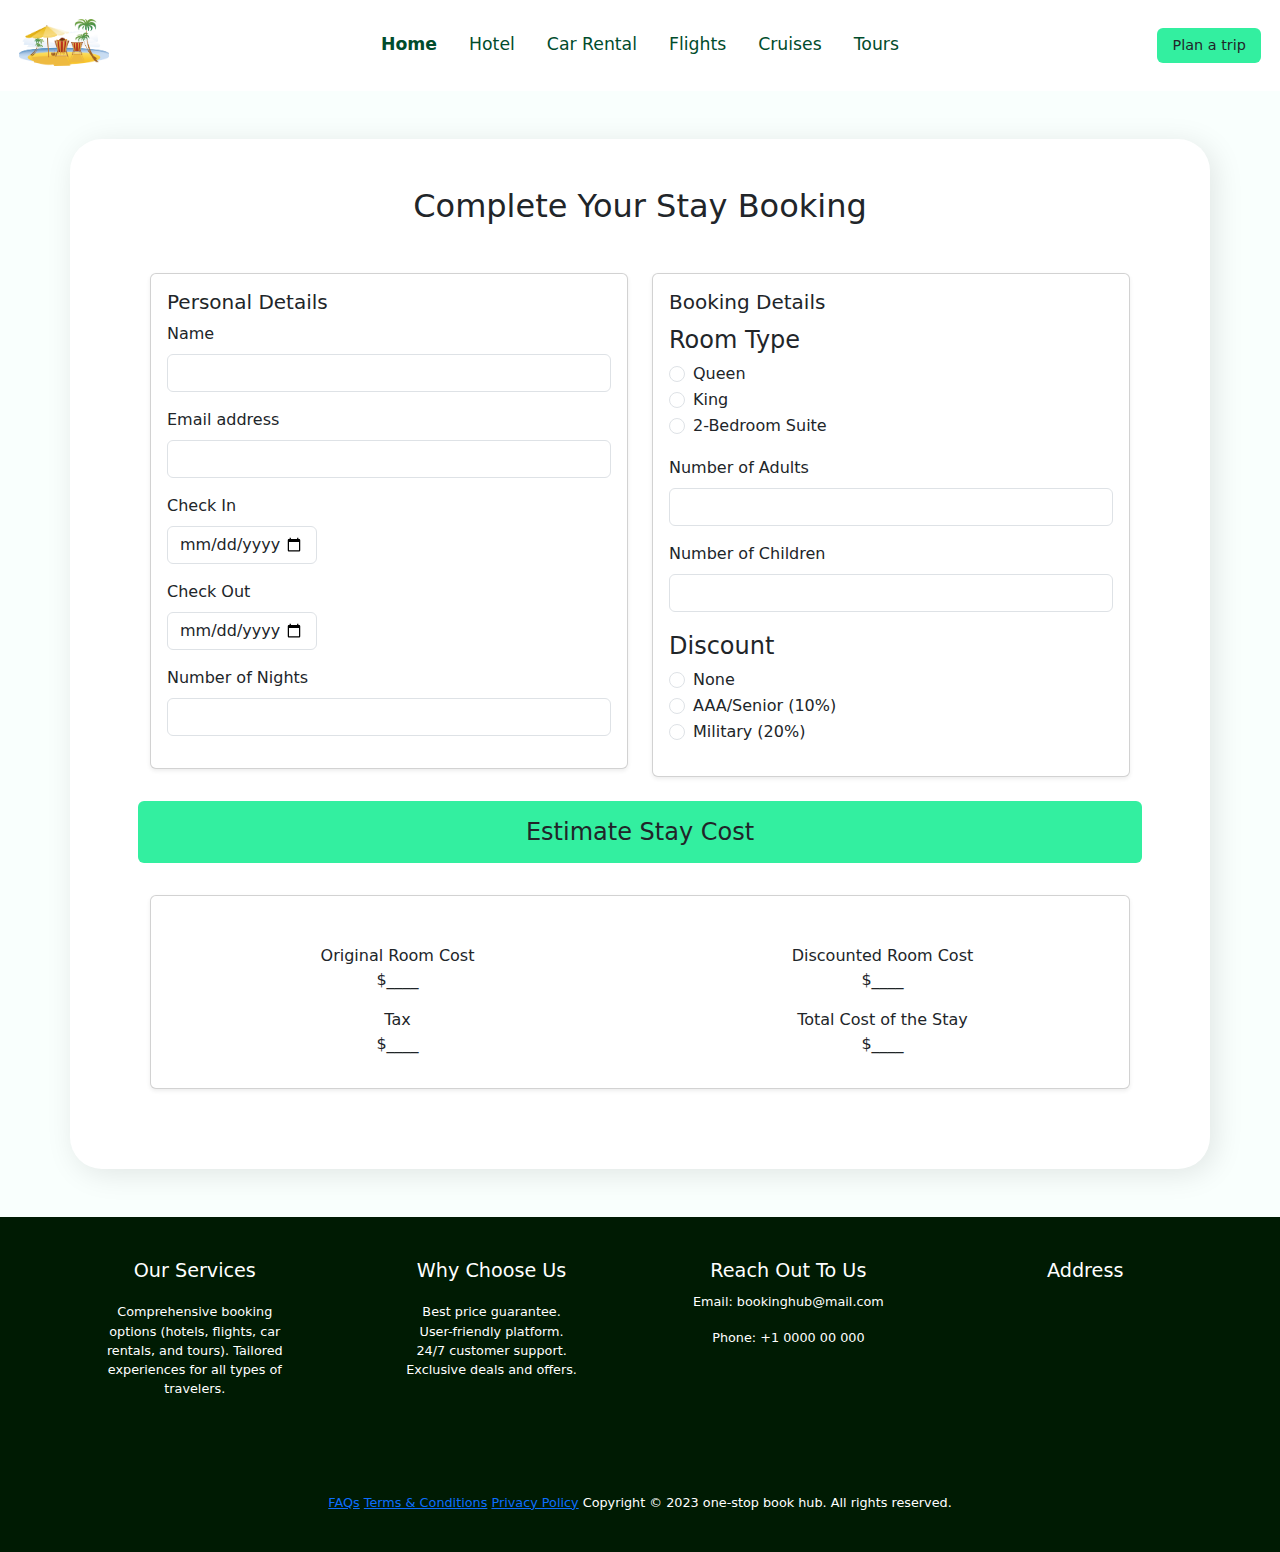
<file: booking.html>
<!doctype html>
<html lang="en">
  <head>
    <meta charset="UTF-8" />
    <meta name="viewport" content="width=device-width, initial-scale=1.0" />
    <title>Booking Hub</title>
    <link
      href="https://cdn.jsdelivr.net/npm/bootstrap@5.3.3/dist/css/bootstrap.min.css"
      rel="stylesheet"
      integrity="sha384-QWTKZyjpPEjISv5WaRU9OFeRpok6YctnYmDr5pNlyT2bRjXh0JMhjY6hW+ALEwIH"
      crossorigin="anonymous"
    />
    <link rel="stylesheet" href="css/style.css" />
  </head>
  <body>
    <header
      class="d-flex align-items-center justify-content-center justify-content-md-between"
    >
      <div class="col-md-3 mb-2 mb-md-0">
        <a
          href="/"
          class="d-inline-flex link-body-emphasis text-decoration-none"
        >
          <img src="images/logo1.png" class="bi" width="90" alt="logo" />
        </a>
      </div>
      <ul class="nav col-12 col-md-auto mb-3 justify-content-center mb-md-0">
        <li>
          <a href="index.html" class="nav-link px-3 navText"><b>Home</b></a>
        </li>
        <li><a href="hotel.html" class="nav-link px-3 navText">Hotel</a></li>
        <li>
          <a href="car-rental.html" class="nav-link px-3 navText">Car Rental</a>
        </li>
        <li><a href="#" class="nav-link px-3 navText">Flights</a></li>
        <li><a href="#" class="nav-link px-3 navText">Cruises</a></li>
        <li><a href="#" class="nav-link px-3 navText">Tours</a></li>
      </ul>

      <div class="col-md-3 text-end">
        <a href="booking.html" type="button" class="btn btnCustom"
          >Plan a trip</a
        >
      </div>
    </header>
    <main class="hotelM">
      <div class="container boxShadow">
        <h2 class="text-center mb-5">Complete Your Stay Booking</h2>
        <div class="row">
          <div class="col-lg-6 mb-4">
            <div class="card shadow-sm">
              <div class="card-body">
                <h5 class="card-title">Personal Details</h5>
                <form>
                  <div class="mb-3">
                    <label for="nameInput" class="form-label">Name</label>
                    <input
                      type="text"
                      class="form-control"
                      id="nameInput"
                      required
                    />
                  </div>
                  <div class="mb-3">
                    <label for="emailInput" class="form-label"
                      >Email address</label
                    >
                    <input
                      type="email"
                      class="form-control"
                      id="emailInput"
                      required
                    />
                  </div>
                  <div class="mb-3">
                    <label for="checkInDate" class="form-label">Check In</label>
                    <input
                      type="date"
                      class="form-control"
                      id="checkInDate"
                      required
                    />
                  </div>
                  <div class="mb-3">
                    <label for="checkOutDate" class="form-label"
                      >Check Out</label
                    >
                    <input
                      type="date"
                      class="form-control"
                      id="checkOutDate"
                      required
                    />
                  </div>
                  <div class="mb-3">
                    <label for="numberOfNights" class="form-label"
                      >Number of Nights</label
                    >
                    <input
                      type="number"
                      class="form-control"
                      id="numberOfNights"
                      min="1"
                      max="28"
                      required
                    />
                  </div>
                </form>
              </div>
            </div>
          </div>
          <div class="col-lg-6 mb-4">
            <div class="card shadow-sm">
              <div class="card-body">
                <h5 class="card-title">Booking Details</h5>
                <form>
                  <fieldset class="mb-3">
                    <legend class="mb-1">Room Type</legend>
                    <div class="form-check">
                      <input
                        class="form-check-input"
                        type="radio"
                        name="roomType"
                        id="queenRadio"
                      />
                      <label class="form-check-label" for="queenRadio"
                        >Queen</label
                      >
                    </div>
                    <div class="form-check">
                      <input
                        class="form-check-input"
                        type="radio"
                        name="roomType"
                        id="kingRadio"
                      />
                      <label class="form-check-label" for="kingRadio"
                        >King</label
                      >
                    </div>
                    <div class="form-check">
                      <input
                        class="form-check-input"
                        type="radio"
                        name="roomType"
                        id="suiteRadio"
                      />
                      <label class="form-check-label" for="suiteRadio"
                        >2-Bedroom Suite</label
                      >
                    </div>
                  </fieldset>
                  <div class="mb-3">
                    <label for="numberOfAdults" class="form-label"
                      >Number of Adults</label
                    >
                    <input
                      type="number"
                      class="form-control"
                      id="numberOfAdults"
                      min="1"
                      max="4"
                    />
                  </div>
                  <div class="mb-3">
                    <label for="numberOfChildren" class="form-label"
                      >Number of Children</label
                    >
                    <input
                      type="number"
                      class="form-control"
                      id="numberOfChildren"
                      min="0"
                      max="4"
                      required
                    />
                  </div>
                  <div class="mb-3">
                    <legend class="mb-1">Discount</legend>
                    <div class="form-check">
                      <input
                        class="form-check-input"
                        type="radio"
                        name="discount"
                        id="noneDiscountRadio"
                      />
                      <label class="form-check-label" for="noneDiscountRadio"
                        >None</label
                      >
                    </div>
                    <div class="form-check">
                      <input
                        class="form-check-input"
                        type="radio"
                        name="discount"
                        id="seniorDiscountRadio"
                      />
                      <label class="form-check-label" for="seniorDiscountRadio"
                        >AAA/Senior (10%)</label
                      >
                    </div>
                    <div class="form-check">
                      <input
                        class="form-check-input"
                        type="radio"
                        name="discount"
                        id="militaryDiscountRadio"
                      />
                      <label
                        class="form-check-label"
                        for="militaryDiscountRadio"
                        >Military (20%)</label
                      >
                    </div>
                  </div>
                </form>
              </div>
            </div>
          </div>
          <button type="button" id="bookSubmitBtn" class="btn btnCustom2">
            Estimate Stay Cost
          </button>
        </div>
        <div class="row">
          <div class="col-lg-12">
            <div class="card shadow-sm">
              <div class="card-body">
                <div class="row text-center">
                  <div class="col-6">
                    <label>Original Room Cost</label>
                    <p id="originalRoomCost">$____</p>
                  </div>
                  <div class="col-6">
                    <label>Discounted Room Cost</label>
                    <p id="discountedRoomCost">$____</p>
                  </div>
                  <div class="col-6">
                    <label>Tax</label>
                    <p id="taxAmount">$____</p>
                  </div>
                  <div class="col-6">
                    <label>Total Cost of the Stay</label>
                    <p id="totalCost">$____</p>
                  </div>
                </div>
                <div class="d-grid gap-2 col-6 mx-auto"></div>
              </div>
            </div>
          </div>
        </div>
      </div>
    </main>
    <footer class="footer">
      <div class="footerContainer">
        <div class="footerCol">
          <h3 class="footerTitle">Our Services</h3>
          <p class="footerText">
            Comprehensive booking options (hotels, flights, car rentals, and
            tours). Tailored experiences for all types of travelers.
          </p>
        </div>
        <div class="footerCol">
          <h3 class="footerTitle">Why Choose Us</h3>
          <p class="footerText">
            Best price guarantee. <br />
            User-friendly platform. <br />
            24/7 customer support. <br />
            Exclusive deals and offers.
          </p>
        </div>
        <div class="footerCol">
          <h4>Reach Out To Us</h4>
          <p><span>Email:</span> bookinghub@mail.com</p>
          <p><span>Phone:</span> +1 0000 00 000</p>
        </div>
        <div class="footerCol">
          <h4>Address</h4>
          <div class="mapOuter">
            <div class="google-map">
              <iframe
                src="https://www.google.com/maps/embed?pb=!1m18!1m12!1m3!1d5879.092213333417!2d-73.98812288866775!3d40.75797873468062!2m3!1f0!2f0!3f0!3m2!1i1024!2i768!4f13.1!3m3!1m2!1s0x89c25855c6480299%3A0x55194ec5a1ae072e!2sTimes%20Square!5e1!3m2!1sen!2sus!4v1715399397093!5m2!1sen!2sus"
                width="200"
                style="border: 0"
                allowfullscreen=""
                loading="lazy"
                referrerpolicy="no-referrer-when-downgrade"
              ></iframe>
            </div>
          </div>
        </div>
      </div>
      <div class="footerBar">
        <a href="#" class="footerLink">FAQs</a>
        <a href="#" class="footerLink">Terms & Conditions</a>
        <a href="#" class="footerLink">Privacy Policy</a>
        Copyright © 2023 one-stop book hub. All rights reserved.
      </div>
    </footer>
    <script src="scripts/booking.js"></script>
  </body>
</html>
</file>
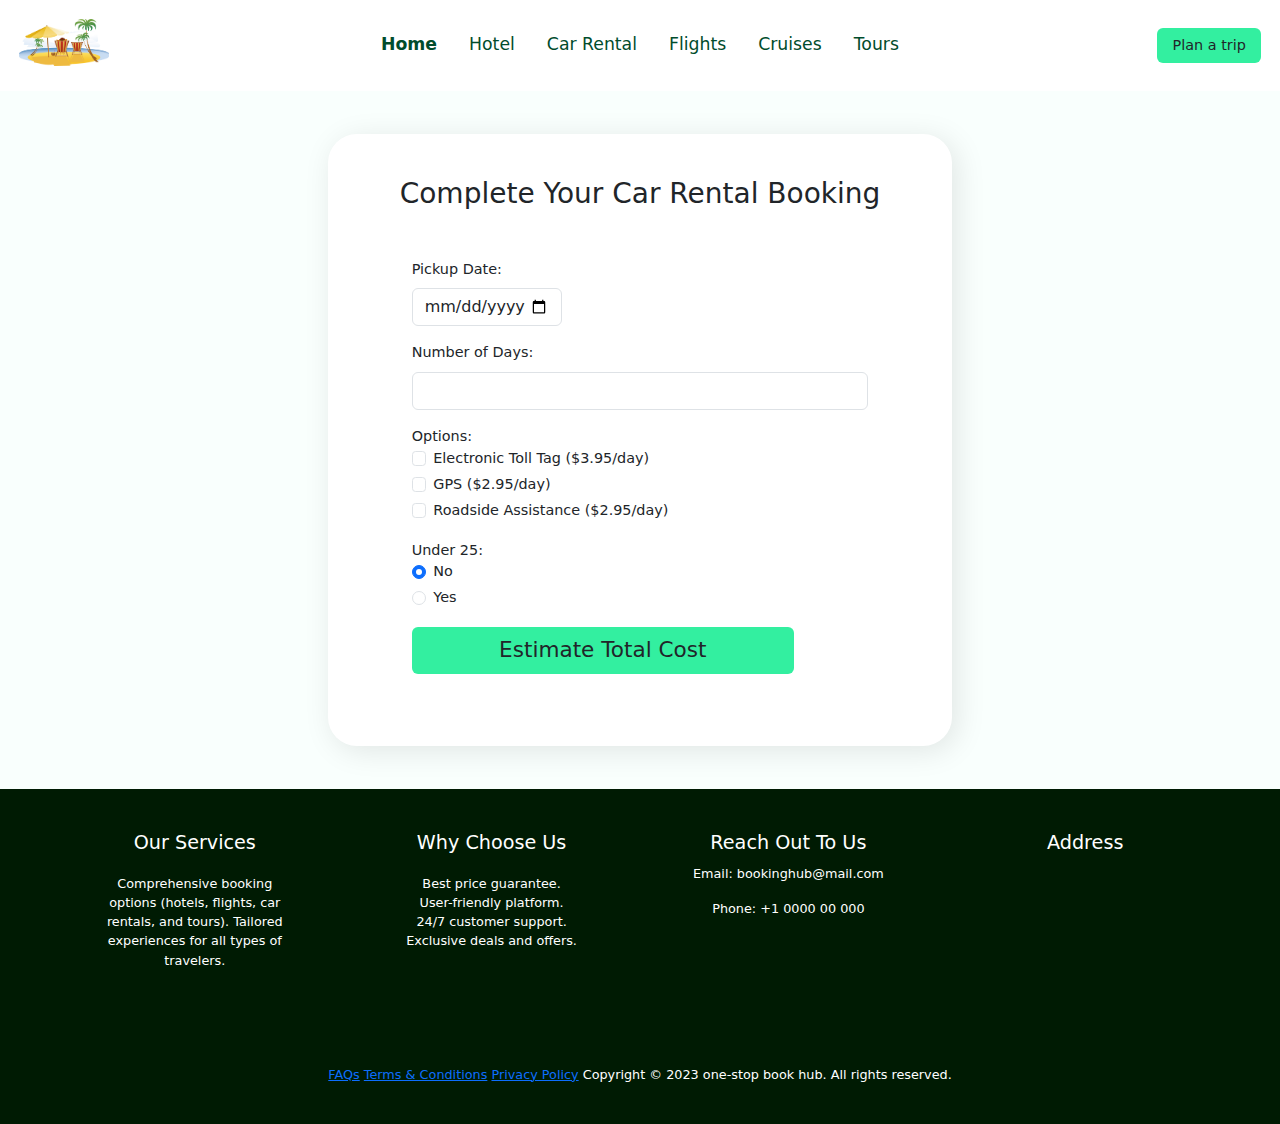
<file: car-rental.html>
<!doctype html>
<html lang="en">
  <head>
    <meta charset="UTF-8" />
    <meta name="viewport" content="width=device-width, initial-scale=1.0" />
    <title>Booking Hub</title>
    <link
      href="https://cdn.jsdelivr.net/npm/bootstrap@5.3.3/dist/css/bootstrap.min.css"
      rel="stylesheet"
      integrity="sha384-QWTKZyjpPEjISv5WaRU9OFeRpok6YctnYmDr5pNlyT2bRjXh0JMhjY6hW+ALEwIH"
      crossorigin="anonymous"
    />
    <link rel="stylesheet" href="css/style.css" />
  </head>
  <body>
    <header
      class="d-flex align-items-center justify-content-center justify-content-md-between"
    >
      <div class="col-md-3 mb-2 mb-md-0">
        <a
          href="/"
          class="d-inline-flex link-body-emphasis text-decoration-none"
        >
          <img src="images/logo1.png" class="bi" width="90" alt="logo" />
        </a>
      </div>
      <ul class="nav col-12 col-md-auto mb-3 justify-content-center mb-md-0">
        <li>
          <a href="index.html" class="nav-link px-3 navText"><b>Home</b></a>
        </li>
        <li><a href="hotel.html" class="nav-link px-3 navText">Hotel</a></li>
        <li>
          <a href="car-rental.html" class="nav-link px-3 navText">Car Rental</a>
        </li>
        <li><a href="#" class="nav-link px-3 navText">Flights</a></li>
        <li><a href="#" class="nav-link px-3 navText">Cruises</a></li>
        <li><a href="#" class="nav-link px-3 navText">Tours</a></li>
      </ul>

      <div class="col-md-3 text-end">
        <a href="booking.html" type="button" class="btn btnCustom"
          >Plan a trip</a
        >
      </div>
    </header>
    <main class="carRentalBg">
      <section class="hotelM1">
        <div class="container boxShadow">
          <h3 class="text-center mb-5">Complete Your Car Rental Booking</h3>
          <form id="rentalForm" class="container">
            <div class="mb-3">
              <label for="pickupDate" class="form-label">Pickup Date:</label>
              <input type="date" class="form-control" id="pickupDate" />
            </div>
            <div class="mb-3">
              <label for="numDays" class="form-label">Number of Days:</label>
              <input type="number" class="form-control" id="numDays" />
            </div>
            <div class="mb-3">
              <label>Options:</label>
              <div class="form-check">
                <input
                  type="checkbox"
                  class="form-check-input"
                  id="tollTag"
                  value="3.95"
                />
                <label for="tollTag" class="form-check-label"
                  >Electronic Toll Tag ($3.95/day)</label
                >
              </div>
              <div class="form-check">
                <input
                  type="checkbox"
                  class="form-check-input"
                  id="gps"
                  value="2.95"
                />
                <label for="gps" class="form-check-label"
                  >GPS ($2.95/day)</label
                >
              </div>
              <div class="form-check">
                <input
                  type="checkbox"
                  class="form-check-input"
                  id="roadsideAssistance"
                  value="2.95"
                />
                <label for="roadsideAssistance" class="form-check-label"
                  >Roadside Assistance ($2.95/day)</label
                >
              </div>
            </div>
            <div class="mb-3">
              <label>Under 25:</label>
              <div class="form-check">
                <input
                  type="radio"
                  class="form-check-input"
                  name="under25"
                  id="under25No"
                  value="no"
                  checked
                />
                <label for="under25No" class="form-check-label">No</label>
              </div>
              <div class="form-check">
                <input
                  type="radio"
                  class="form-check-input"
                  name="under25"
                  id="under25Yes"
                  value="yes"
                />
                <label for="under25Yes" class="form-check-label">Yes</label>
              </div>
            </div>
            <button type="button" id="calculateCost" class="btn btnCustom5">
              Estimate Total Cost
            </button>
          </form>
          <table class="table mt-4" id="results">
            <tr>
              <td>Car rental:</td>
              <td><span id="carRentalCost"></span></td>
            </tr>
            <tr>
              <td>Options:</td>
              <td><span id="optionsCost"></span></td>
            </tr>
            <tr>
              <td>Under 25 surcharge:</td>
              <td><span id="under25Surcharge"></span></td>
            </tr>
            <tr>
              <td>Total due:</td>
              <td><span id="totalCost"></span></td>
            </tr>
          </table>
        </div>
      </section>
    </main>
    <footer class="footer">
      <div class="footerContainer">
        <div class="footerCol">
          <h3 class="footerTitle">Our Services</h3>
          <p class="footerText">
            Comprehensive booking options (hotels, flights, car rentals, and
            tours). Tailored experiences for all types of travelers.
          </p>
        </div>
        <div class="footerCol">
          <h3 class="footerTitle">Why Choose Us</h3>
          <p class="footerText">
            Best price guarantee. <br />
            User-friendly platform. <br />
            24/7 customer support. <br />
            Exclusive deals and offers.
          </p>
        </div>
        <div class="footerCol">
          <h4>Reach Out To Us</h4>
          <p><span>Email:</span> bookinghub@mail.com</p>
          <p><span>Phone:</span> +1 0000 00 000</p>
        </div>
        <div class="footerCol">
          <h4>Address</h4>
          <div class="mapOuter">
            <div class="google-map">
              <iframe
                src="https://www.google.com/maps/embed?pb=!1m18!1m12!1m3!1d5879.092213333417!2d-73.98812288866775!3d40.75797873468062!2m3!1f0!2f0!3f0!3m2!1i1024!2i768!4f13.1!3m3!1m2!1s0x89c25855c6480299%3A0x55194ec5a1ae072e!2sTimes%20Square!5e1!3m2!1sen!2sus!4v1715399397093!5m2!1sen!2sus"
                width="200"
                style="border: 0"
                allowfullscreen=""
                loading="lazy"
                referrerpolicy="no-referrer-when-downgrade"
              ></iframe>
            </div>
          </div>
        </div>
      </div>
      <div class="footerBar">
        <a href="#" class="footerLink">FAQs</a>
        <a href="#" class="footerLink">Terms & Conditions</a>
        <a href="#" class="footerLink">Privacy Policy</a>
        Copyright © 2023 one-stop book hub. All rights reserved.
      </div>
    </footer>
    <script src="scripts/car-rental.js"></script>
  </body>
</html>
</file>
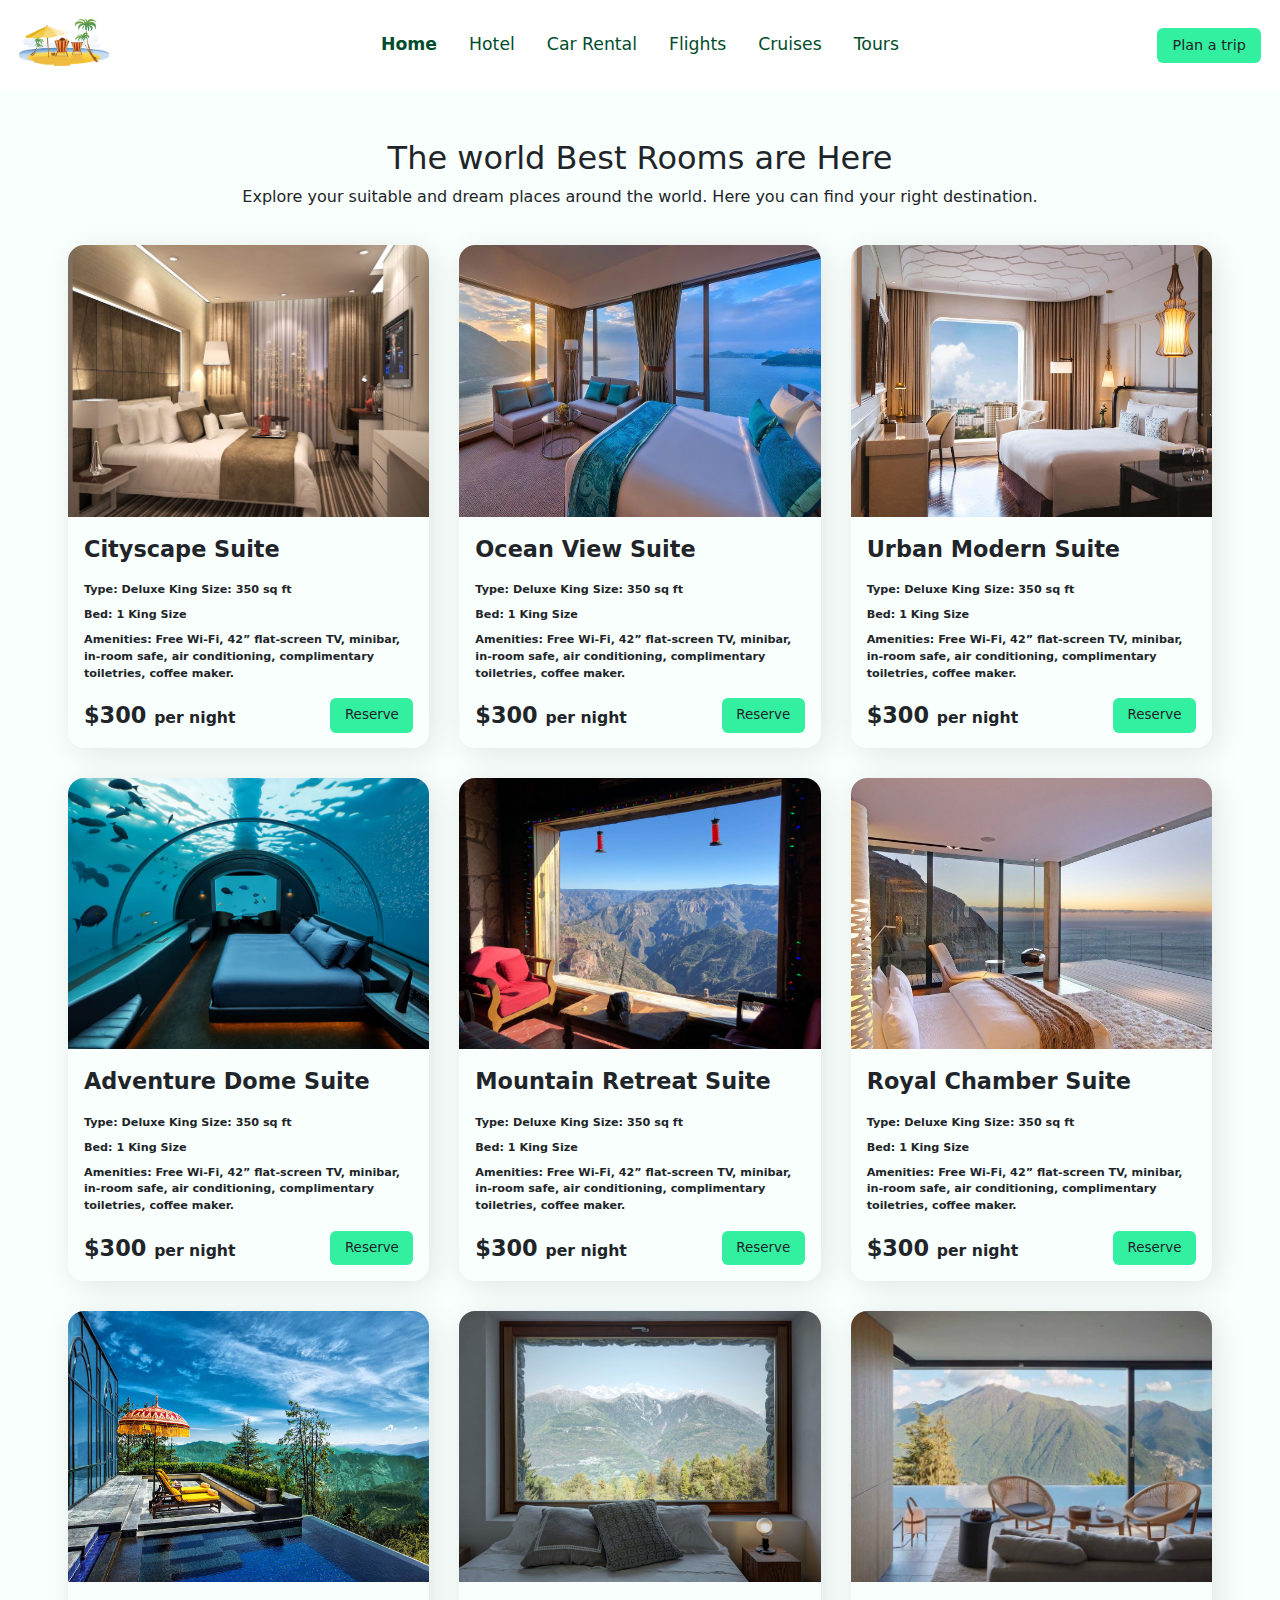
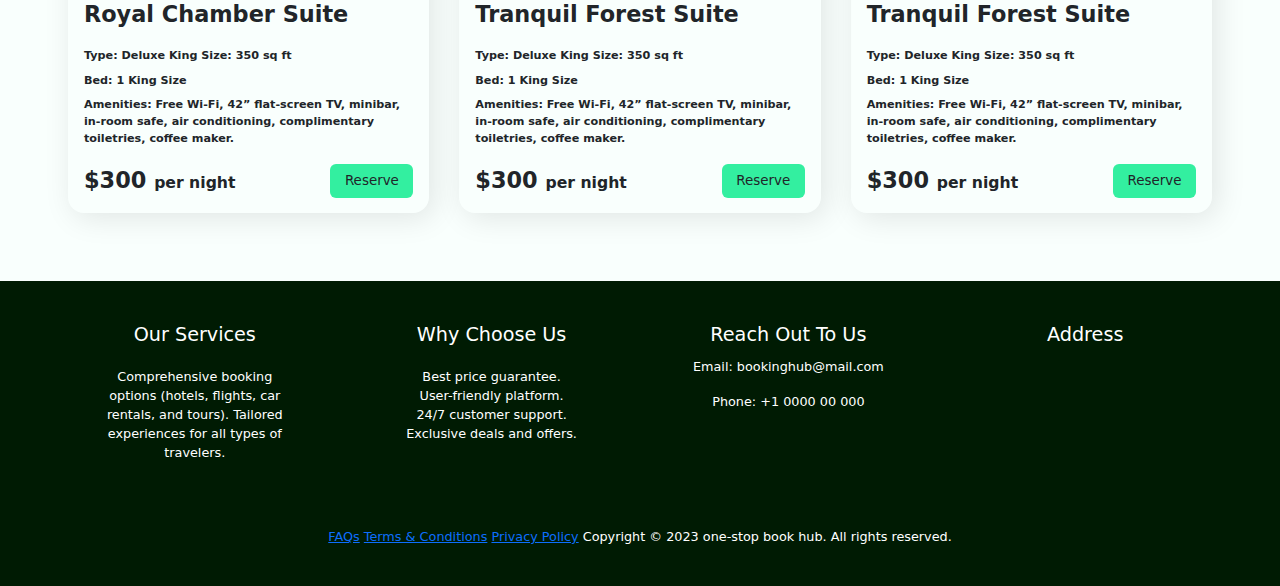
<file: hotel.html>
<!doctype html>
<html lang="en">
  <head>
    <meta charset="UTF-8" />
    <meta name="viewport" content="width=device-width, initial-scale=1.0" />
    <title>Booking Hub</title>
    <link
      href="https://cdn.jsdelivr.net/npm/bootstrap@5.3.3/dist/css/bootstrap.min.css"
      rel="stylesheet"
      integrity="sha384-QWTKZyjpPEjISv5WaRU9OFeRpok6YctnYmDr5pNlyT2bRjXh0JMhjY6hW+ALEwIH"
      crossorigin="anonymous"
    />
    <link rel="stylesheet" href="css/style.css" />
  </head>
  <body>
    <header
      class="d-flex align-items-center justify-content-center justify-content-md-between"
    >
      <div class="col-md-3 mb-2 mb-md-0">
        <a
          href="/"
          class="d-inline-flex link-body-emphasis text-decoration-none"
        >
          <img src="images/logo1.png" class="bi" width="90" alt="logo" />
        </a>
      </div>
      <ul class="nav col-12 col-md-auto mb-3 justify-content-center mb-md-0">
        <li>
          <a href="index.html" class="nav-link px-3 navText"><b>Home</b></a>
        </li>
        <li><a href="hotel.html" class="nav-link px-3 navText">Hotel</a></li>
        <li>
          <a href="car-rental.html" class="nav-link px-3 navText">Car Rental</a>
        </li>
        <li><a href="#" class="nav-link px-3 navText">Flights</a></li>
        <li><a href="#" class="nav-link px-3 navText">Cruises</a></li>
        <li><a href="#" class="nav-link px-3 navText">Tours</a></li>
      </ul>

      <div class="col-md-3 text-end">
        <a href="booking.html" type="button" class="btn btnCustom"
          >Plan a trip</a
        >
      </div>
    </header>
    <main class="hotelM">
      <section class="trip" id="trip">
        <div class="tripContainer">
          <h2 class="sectionTitle">The world Best Rooms are Here</h2>
          <p class="sectionSubtitle">
            Explore your suitable and dream places around the world. Here you
            can find your right destination.
          </p>
        </div>
        <div class="tripGrid">
          <div class="tripCard">
            <img
              src="images/hotel1.jpeg"
              alt="trip"
              height="54%"
              width="100%"
            />
            <div class="tripDetails">
              <p>
                Cityscape Suite
                <span class="fa fa- checked1"></span>
                <span class="fa fa-star checked"></span>
                <span class="fa fa-star checked"></span>
                <span class="fa fa-star checked"></span>
                <span class="fa fa-star checked"></span>
                <span class="fa fa-star"></span>
              </p>
              <div>
                <p class="tripDetails1">
                  <span> <b> Type: Deluxe King Size: 350 sq ft </b> </span>
                  <span> <b> Bed: 1 King Size </b> </span>
                  Amenities: Free Wi-Fi, 42” flat-screen TV, minibar, in-room
                  safe, air conditioning, complimentary toiletries, coffee
                  maker.
                </p>
              </div>
              <div class="bookingPrice">
                <div class="price">
                  $300 <span class="priceSpan"> per night</span>
                </div>
                <button type="button" class="btn btnCustom4">Reserve</button>
              </div>
            </div>
          </div>
          <div class="tripCard">
            <img
              src="images/hotel3.jpeg"
              alt="trip"
              height="54%"
              width="100%"
            />
            <div class="tripDetails">
              <p>
                Ocean View Suite
                <span class="fa fa- checked1"></span>
                <span class="fa fa-star checked"></span>
                <span class="fa fa-star checked"></span>
                <span class="fa fa-star checked"></span>
                <span class="fa fa-star checked"></span>
                <span class="fa fa-star"></span>
              </p>
              <div>
                <p class="tripDetails1">
                  <span> <b> Type: Deluxe King Size: 350 sq ft </b> </span>
                  <span> <b> Bed: 1 King Size </b> </span>
                  Amenities: Free Wi-Fi, 42” flat-screen TV, minibar, in-room
                  safe, air conditioning, complimentary toiletries, coffee
                  maker.
                </p>
              </div>
              <div class="bookingPrice">
                <div class="price">
                  $300 <span class="priceSpan"> per night</span>
                </div>
                <button type="button" class="btn btnCustom4">Reserve</button>
              </div>
            </div>
          </div>
          <div class="tripCard">
            <img
              src="images/hotel4.jpeg"
              alt="trip"
              height="54%"
              width="100%"
            />
            <div class="tripDetails">
              <p>
                Urban Modern Suite
                <span class="fa fa- checked1"></span>
                <span class="fa fa-star checked"></span>
                <span class="fa fa-star checked"></span>
                <span class="fa fa-star checked"></span>
                <span class="fa fa-star checked"></span>
                <span class="fa fa-star"></span>
              </p>
              <div>
                <p class="tripDetails1">
                  <span> <b> Type: Deluxe King Size: 350 sq ft </b> </span>
                  <span> <b> Bed: 1 King Size </b> </span>
                  Amenities: Free Wi-Fi, 42” flat-screen TV, minibar, in-room
                  safe, air conditioning, complimentary toiletries, coffee
                  maker.
                </p>
              </div>
              <div class="bookingPrice">
                <div class="price">
                  $300 <span class="priceSpan"> per night</span>
                </div>
                <button type="button" class="btn btnCustom4">Reserve</button>
              </div>
            </div>
          </div>
          <div class="tripCard">
            <img
              src="images/hotel2.webp"
              alt="trip"
              height="54%"
              width="100%"
            />
            <div class="tripDetails">
              <p>
                Adventure Dome Suite
                <span class="fa fa- checked1"></span>
                <span class="fa fa-star checked"></span>
                <span class="fa fa-star checked"></span>
                <span class="fa fa-star checked"></span>
                <span class="fa fa-star checked"></span>
                <span class="fa fa-star"></span>
              </p>
              <div>
                <p class="tripDetails1">
                  <span> <b> Type: Deluxe King Size: 350 sq ft </b> </span>
                  <span> <b> Bed: 1 King Size </b> </span>
                  Amenities: Free Wi-Fi, 42” flat-screen TV, minibar, in-room
                  safe, air conditioning, complimentary toiletries, coffee
                  maker.
                </p>
              </div>
              <div class="bookingPrice">
                <div class="price">
                  $300 <span class="priceSpan"> per night</span>
                </div>
                <button type="button" class="btn btnCustom4">Reserve</button>
              </div>
            </div>
          </div>
          <div class="tripCard">
            <img
              src="images/hotel5.jpeg"
              alt="trip"
              height="54%"
              width="100%"
            />
            <div class="tripDetails">
              <p>
                Mountain Retreat Suite
                <span class="fa fa- checked1"></span>
                <span class="fa fa-star checked"></span>
                <span class="fa fa-star checked"></span>
                <span class="fa fa-star checked"></span>
                <span class="fa fa-star checked"></span>
                <span class="fa fa-star"></span>
              </p>
              <div>
                <p class="tripDetails1">
                  <span> <b> Type: Deluxe King Size: 350 sq ft </b> </span>
                  <span> <b> Bed: 1 King Size </b> </span>
                  Amenities: Free Wi-Fi, 42” flat-screen TV, minibar, in-room
                  safe, air conditioning, complimentary toiletries, coffee
                  maker.
                </p>
              </div>
              <div class="bookingPrice">
                <div class="price">
                  $300 <span class="priceSpan"> per night</span>
                </div>
                <button type="button" class="btn btnCustom4">Reserve</button>
              </div>
            </div>
          </div>
          <div class="tripCard">
            <img
              src="images/hotel6.jpeg"
              alt="trip"
              height="54%"
              width="100%"
            />
            <div class="tripDetails">
              <p>
                Royal Chamber Suite
                <span class="fa fa- checked1"></span>
                <span class="fa fa-star checked"></span>
                <span class="fa fa-star checked"></span>
                <span class="fa fa-star checked"></span>
                <span class="fa fa-star checked"></span>
                <span class="fa fa-star"></span>
              </p>
              <div>
                <p class="tripDetails1">
                  <span> <b> Type: Deluxe King Size: 350 sq ft </b> </span>
                  <span> <b> Bed: 1 King Size </b> </span>
                  Amenities: Free Wi-Fi, 42” flat-screen TV, minibar, in-room
                  safe, air conditioning, complimentary toiletries, coffee
                  maker.
                </p>
              </div>
              <div class="bookingPrice">
                <div class="price">
                  $300 <span class="priceSpan"> per night</span>
                </div>
                <button type="button" class="btn btnCustom4">Reserve</button>
              </div>
            </div>
          </div>
          <div class="tripCard">
            <img
              src="images/hotel7.jpeg"
              alt="trip"
              height="54%"
              width="100%"
            />
            <div class="tripDetails">
              <p>
                Royal Chamber Suite
                <span class="fa fa- checked1"></span>
                <span class="fa fa-star checked"></span>
                <span class="fa fa-star checked"></span>
                <span class="fa fa-star checked"></span>
                <span class="fa fa-star checked"></span>
                <span class="fa fa-star"></span>
              </p>
              <div>
                <p class="tripDetails1">
                  <span> <b> Type: Deluxe King Size: 350 sq ft </b> </span>
                  <span> <b> Bed: 1 King Size </b> </span>
                  Amenities: Free Wi-Fi, 42” flat-screen TV, minibar, in-room
                  safe, air conditioning, complimentary toiletries, coffee
                  maker.
                </p>
              </div>
              <div class="bookingPrice">
                <div class="price">
                  $300 <span class="priceSpan"> per night</span>
                </div>
                <button type="button" class="btn btnCustom4">Reserve</button>
              </div>
            </div>
          </div>
          <div class="tripCard">
            <img
              src="images/hotel8.jpeg"
              alt="trip"
              height="54%"
              width="100%"
            />
            <div class="tripDetails">
              <p>
                Tranquil Forest Suite
                <span class="fa fa- checked1"></span>
                <span class="fa fa-star checked"></span>
                <span class="fa fa-star checked"></span>
                <span class="fa fa-star checked"></span>
                <span class="fa fa-star checked"></span>
                <span class="fa fa-star"></span>
              </p>
              <div>
                <p class="tripDetails1">
                  <span> <b> Type: Deluxe King Size: 350 sq ft </b> </span>
                  <span> <b> Bed: 1 King Size </b> </span>
                  Amenities: Free Wi-Fi, 42” flat-screen TV, minibar, in-room
                  safe, air conditioning, complimentary toiletries, coffee
                  maker.
                </p>
              </div>
              <div class="bookingPrice">
                <div class="price">
                  $300 <span class="priceSpan"> per night</span>
                </div>
                <button type="button" class="btn btnCustom4">Reserve</button>
              </div>
            </div>
          </div>
          <div class="tripCard">
            <img
              src="images/hotel9.jpeg"
              alt="trip"
              height="54%"
              width="100%"
            />
            <div class="tripDetails">
              <p>
                Tranquil Forest Suite
                <span class="fa fa- checked1"></span>
                <span class="fa fa-star checked"></span>
                <span class="fa fa-star checked"></span>
                <span class="fa fa-star checked"></span>
                <span class="fa fa-star checked"></span>
                <span class="fa fa-star"></span>
              </p>
              <div>
                <p class="tripDetails1">
                  <span> <b> Type: Deluxe King Size: 350 sq ft </b> </span>
                  <span> <b> Bed: 1 King Size </b> </span>
                  Amenities: Free Wi-Fi, 42” flat-screen TV, minibar, in-room
                  safe, air conditioning, complimentary toiletries, coffee
                  maker.
                </p>
              </div>
              <div class="bookingPrice">
                <div class="price">
                  $300 <span class="priceSpan"> per night</span>
                </div>
                <button type="button" class="btn btnCustom4">Reserve</button>
              </div>
            </div>
          </div>
        </div>
      </section>
    </main>
    <footer class="footer">
      <div class="footerContainer">
        <div class="footerCol">
          <h3 class="footerTitle">Our Services</h3>
          <p class="footerText">
            Comprehensive booking options (hotels, flights, car rentals, and
            tours). Tailored experiences for all types of travelers.
          </p>
        </div>
        <div class="footerCol">
          <h3 class="footerTitle">Why Choose Us</h3>
          <p class="footerText">
            Best price guarantee. <br />
            User-friendly platform. <br />
            24/7 customer support. <br />
            Exclusive deals and offers.
          </p>
        </div>
        <div class="footerCol">
          <h4>Reach Out To Us</h4>
          <p><span>Email:</span> bookinghub@mail.com</p>
          <p><span>Phone:</span> +1 0000 00 000</p>
        </div>
        <div class="footerCol">
          <h4>Address</h4>
          <div class="mapOuter">
            <div class="google-map">
              <iframe
                src="https://www.google.com/maps/embed?pb=!1m18!1m12!1m3!1d5879.092213333417!2d-73.98812288866775!3d40.75797873468062!2m3!1f0!2f0!3f0!3m2!1i1024!2i768!4f13.1!3m3!1m2!1s0x89c25855c6480299%3A0x55194ec5a1ae072e!2sTimes%20Square!5e1!3m2!1sen!2sus!4v1715399397093!5m2!1sen!2sus"
                width="200"
                height="120"
                style="border: 0"
                allowfullscreen=""
                loading="lazy"
                referrerpolicy="no-referrer-when-downgrade"
              ></iframe>
            </div>
          </div>
        </div>
      </div>
      <div class="footerBar">
        <a href="#" class="footerLink">FAQs</a>
        <a href="#" class="footerLink">Terms & Conditions</a>
        <a href="#" class="footerLink">Privacy Policy</a>
        Copyright © 2023 one-stop book hub. All rights reserved.
      </div>
    </footer>
  </body>
</html>
</file>
<file: css/style.css>
header {
  background: #ffffff;
  margin: 1.3em;
  font-size: 0.9em;
}

.navText {
  font-size: 1.2em;
  list-style: none;
  color: #004c2c;
}
.btnCustom {
  background-color: #33efa0;
  font-size: 1em;
  padding-left: 1em;
  padding-right: 1em;
}

.btnCustom4 {
  background-color: #33efa0;
  font-size: 0.6em;
  padding-left: 1em;
  padding-right: 1em;
}
.video-container {
  position: relative;
  height: 100vh;
  margin: 0em;
  /* overflow: hidden; */
}

video {
  width: 100%;
  height: 100%;
  object-fit: cover;
}

.form-container {
  display: flex;
  justify-content: space-between;
  align-items: center;
  flex-wrap: wrap;
}

.form-group {
  display: flex;
  flex-direction: column;
  margin-right: 10px; /* Adds space between form groups */
}

input[type="date"],
select {
  width: 150px;
}

.bookingForm {
  position: absolute;
  top: 60%;
  left: 50%;
  transform: translate(-50%, -50%);
  background: rgba(255, 255, 255, 0.8);
  padding: 20px;
  width: 900px;
  box-shadow: 0 4px 8px rgba(0, 0, 0, 0.2);
}

.bookingForm h2 {
  color: #333;
  text-align: center;
  margin-bottom: 1em;
}

.bookingForm form {
  margin-top: 10em;
  display: grid;
  gap: 10px;
}

.bookingForm input,
.bookingForm select {
  padding: 10px;
}
.marketing1 {
  padding-top: 4em;
}
.flightsSection {
  margin-left: 9em;
  margin-right: 5em;
}
.btnCustom1 {
  background-color: #33efa0;
  font-size: 1.2em;
  padding: 0.5em 2.5em;
  margin-top: 1em;
  text-align: center;
  display: flex;
  flex-direction: column;
}
.btnCustom2 {
  background-color: #33efa0;
  text-align: center;
  padding: 0.5em;
  font-size: 1.5em;
}
.btnCustom5 {
  background-color: #33efa0;
  text-align: center;
  padding-right: 4em;
  padding-left: 4em;
  font-size: 1.5em;
}
.row {
  margin-top: 2em;
}

.footer {
  width: 100%;
  background-color: #001b03;
  color: white;
  padding: 2em;
}

.footerContainer {
  display: flex;
  flex-wrap: wrap;
  justify-content: space-evenly;
  align-items: flex-start;
  gap: 24px;
  color: var(--secondary-color);
}

.footerCol {
  flex: 1;
  max-width: 200px;
  margin: 10px;
  text-align: center;
  flex-direction: column;
}

.footerCol:nth-child(2) {
  margin-top: 10px;
}

.footerCol h3 {
  color: #ffffff;
  font-size: 1.2rem;
  font-weight: 300;
  margin-bottom: 20px;
}

.footerCol h3 span {
  color: white;
}

.footerCol p {
  font-size: 0.8rem;
  cursor: pointer;
  transition: 0.3s;
}

.footerCol p:hover {
  color: #00ff9d;
  font-size: 15px;
}

.footerCol p span {
  font-weight: 300;
}

.footerCol h4 {
  font-size: 1.2rem;
  font-weight: 300;
  margin-bottom: 10px;
}

.footerBar {
  font-size: 0.8em;
  max-width: var(--max-width);
  margin-top: 2em;
  padding: 0.5rem;
  text-align: center;
}

.trip {
  background-color: var(--secondary-color);
  max-width: var(--max-width);
}

.tripContainer :is(.sectionTitle, .sectionSubtitle, .view__all) {
  text-align: center;
  margin-right: auto;
  margin-left: auto;
}

.tripGrid {
  display: grid;
  grid-template-columns: repeat(3, 1fr);
  gap: 30px;
  padding: 20px;
}

@media (width < 1000px) {
  .tripGrid {
    grid-template-columns: repeat(
      2,
      1fr
    ); /* Switch to a single column on small screens */
  }
}

@media (width < 800px) {
  .tripGrid {
    grid-template-columns: repeat(1, 1fr);
  }
}

#results {
  display: none;
}
.carRentalBg {
  background-color: #f7fffccc;
}
.hotelM1 {
  max-width: fit-content;
  font-size: 0.9em;
  display: flex;
  justify-content: center; /* Horizontally center the content */
  align-items: center; /* Vertically center the content (if needed) */
  width: 80%; /* or any specific width */
  margin: 0 auto;
  padding: 3em;
}
.hotelM {
  padding: 3em;
  background-color: #f7fffccc;
  box-shadow: #003921;
  border: 3px rgb(0, 80, 37);
}
.tripCard {
height: auto;
  border-radius: 1rem;
  overflow: hidden;
  box-shadow: 5px 5px 30px rgba(0, 0, 0, 0.1);
}

.tripCard:hover {
  transform: scale(1.1);
  cursor: pointer;
}

.tripDetails {
  padding: 1rem;
  display: grid;
  font-size: 1.4rem;
  font-weight: 600;
  color: var(--text-same);
  background-color: var(--extra-light);
  cursor: pointer;
}


.tripDetails1 {
  display: grid;
  gap: 0.5rem;
  font-size: 0.7rem;
  color: var(--text-same);
  background-color: var(--extra-light);
  cursor: pointer;
}
.tripDetails1 span {
  font-size: 1em;
  font-weight: 350;
}
.rating {
  color: goldenrod;
}

.bookingPrice {
  display: flex;
  align-items: flex-end;
  text-size-adjust: 35px;
  justify-content: space-between;
}

.price {
  font-weight: 400px;
  font-size: 1em;
}
.priceSpan {
  font-size: 0.7em;
}

.book__now {
  padding: 0.5rem 1.5rem;
  color: var(--primary-color);
  outline: none;
  border: 1px solid var(--primary-color);
  border-radius: 5rem;
  background-color: transparent;
  cursor: pointer;
  transition: 0.3s;
}

.book__now:hover {
  color: var(--extra-light);
  background-color: var(--primary-color);
}

.homeShowcase {
  width: 500px;
  border-radius: 2em;
  overflow: -moz-hidden-unscrollable;
  box-shadow: 5px 5px 5px 10px rgba(0, 0, 0, 0.1);
  transition: 2s;
}

.homeShowcase:hover {
  transform: scale(1.1);
  cursor: pointer;
}

.carPadding {
  padding-left: 4em;
}

.boxShadow {
  padding-top: 3em;
  padding-bottom: 5em;
  padding-left: 5em;
  padding-right: 5em;
  box-shadow: 5px 5px 30px rgba(0, 0, 0, 0.1);
  border-radius: 2em;
  background-color: #ffffff;
}
</file>
